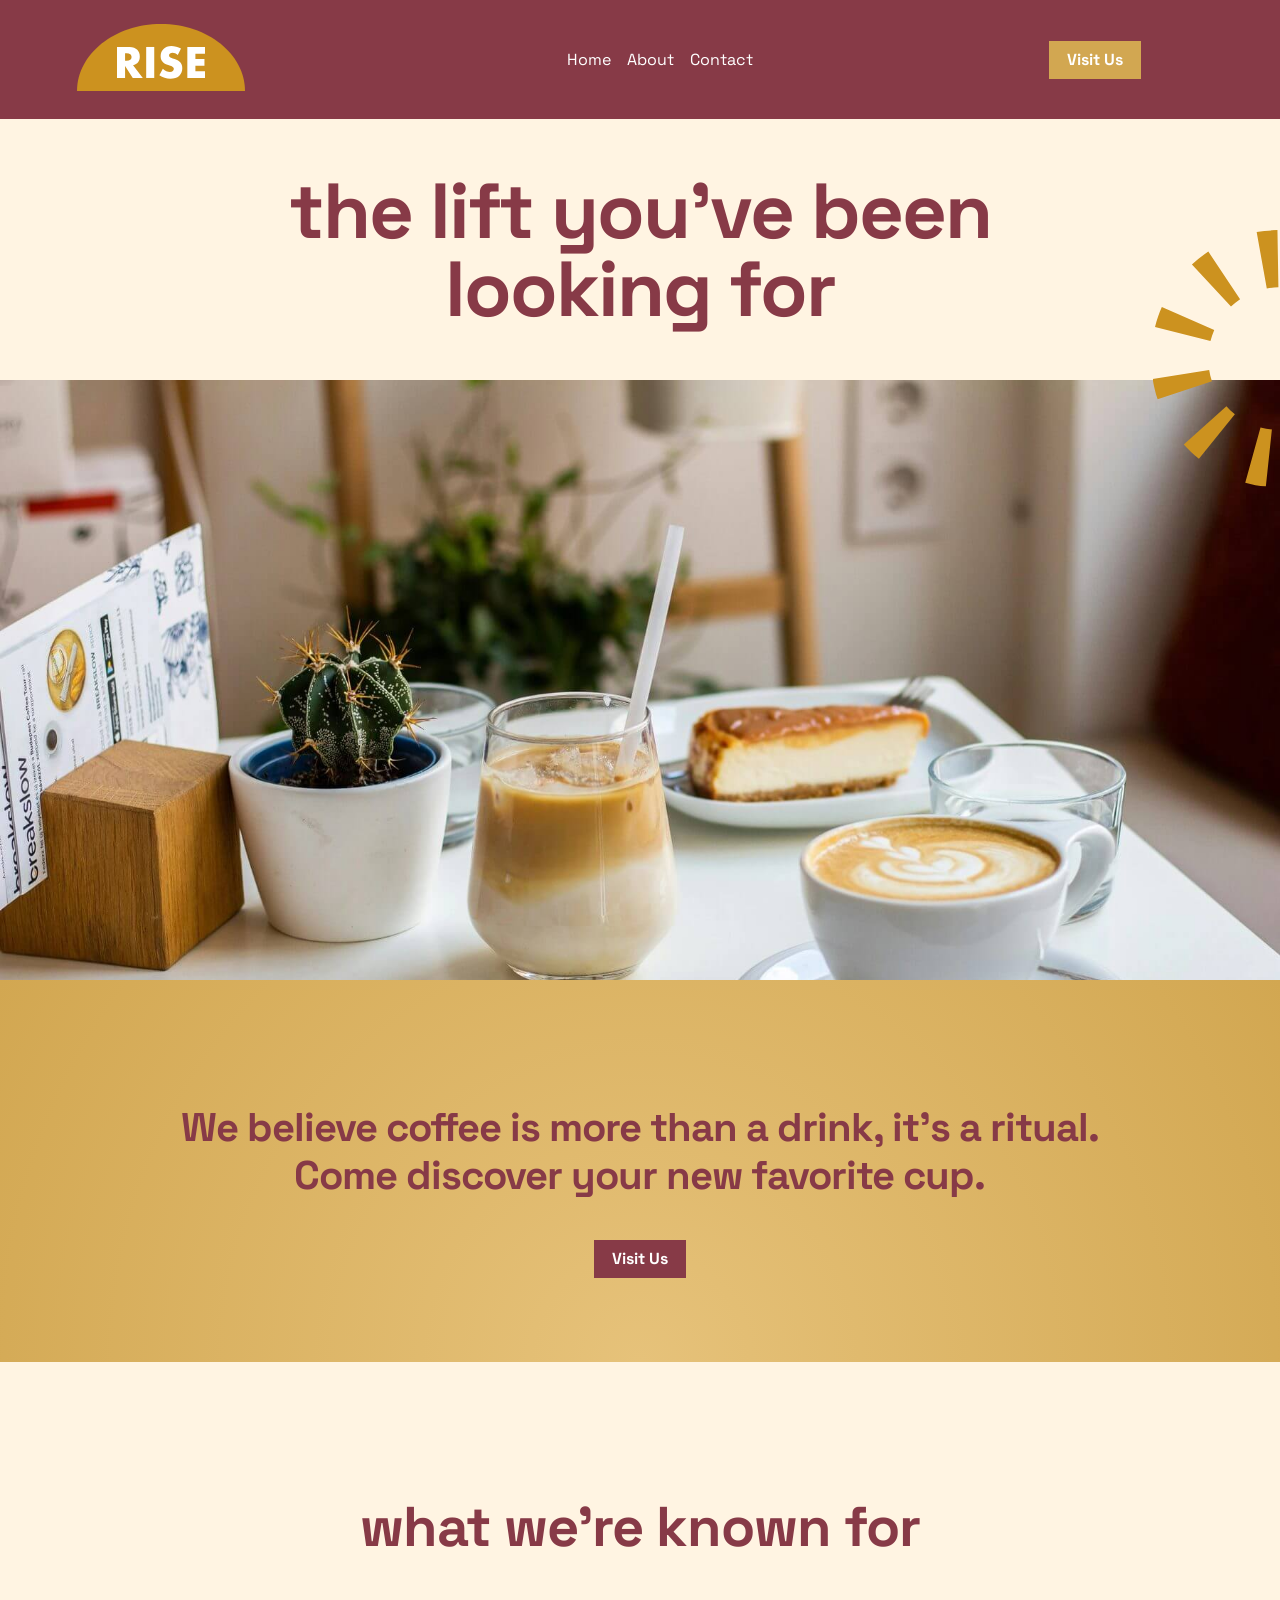
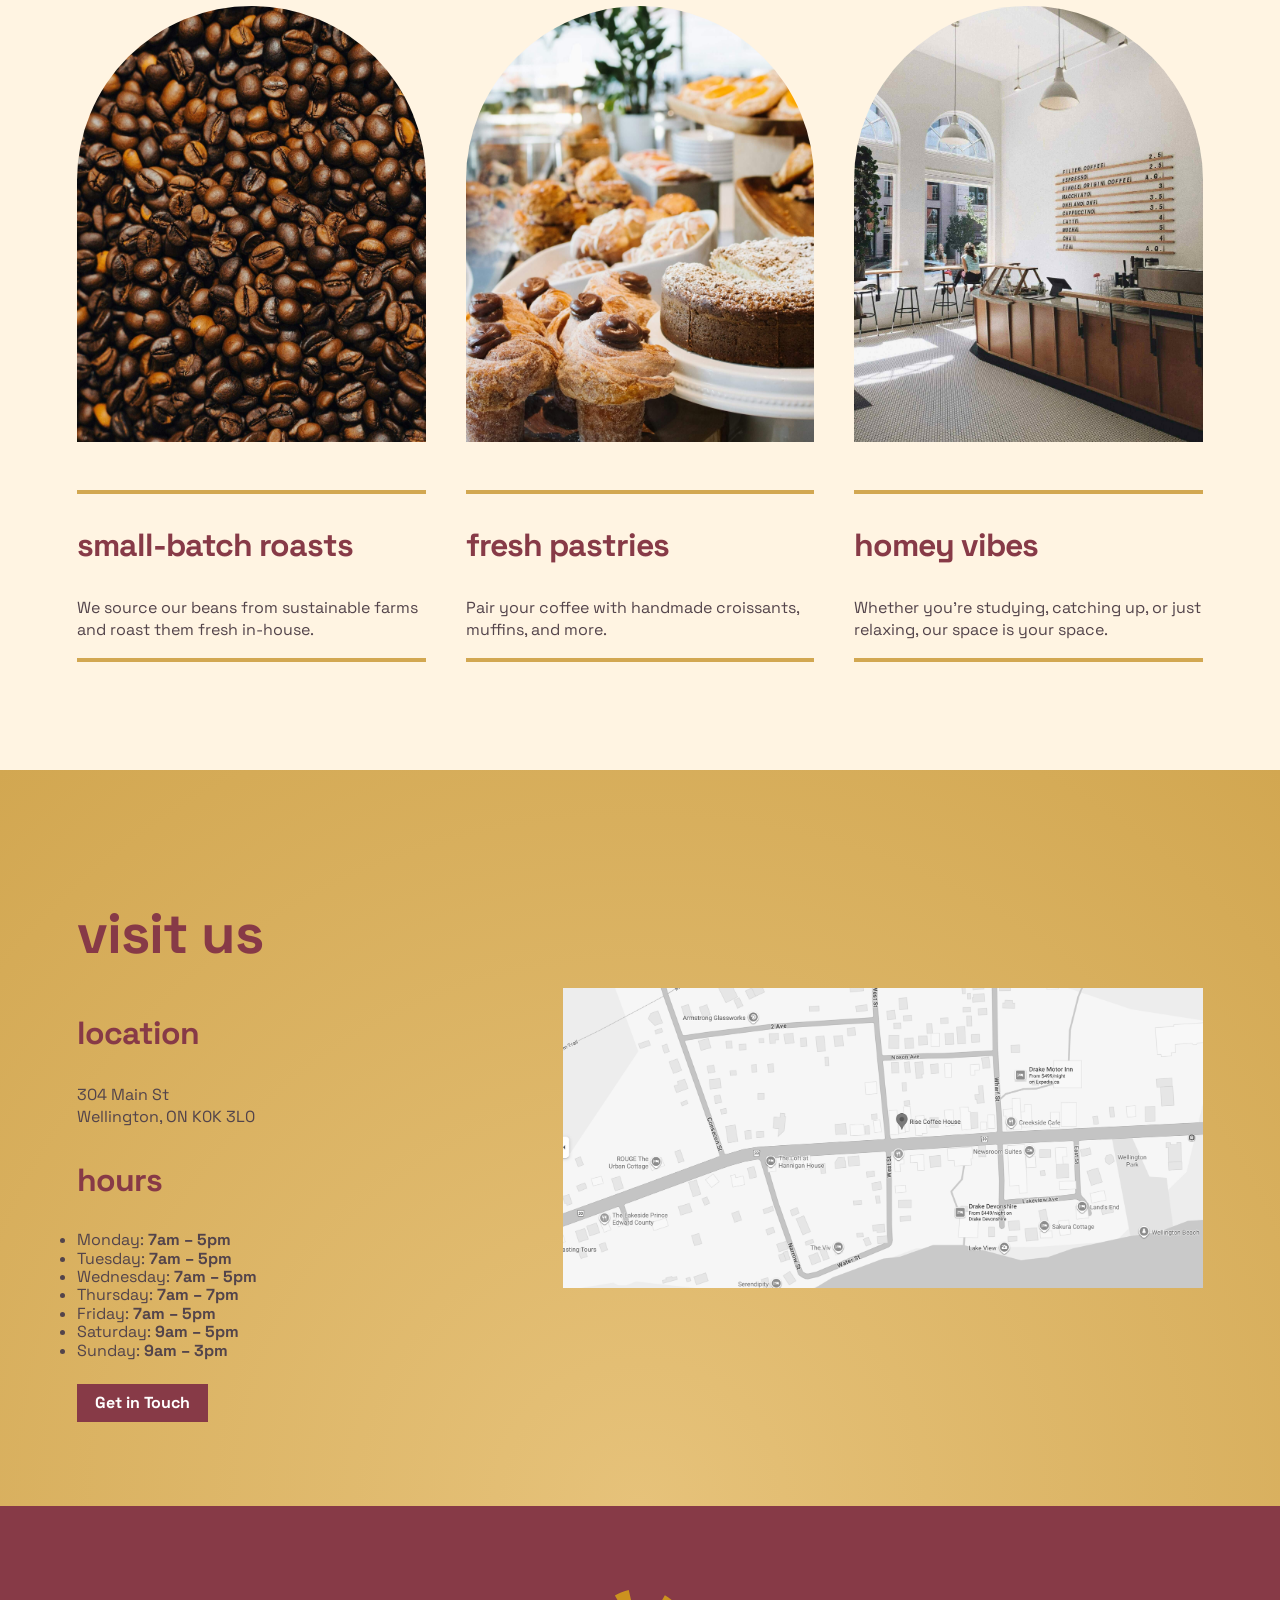
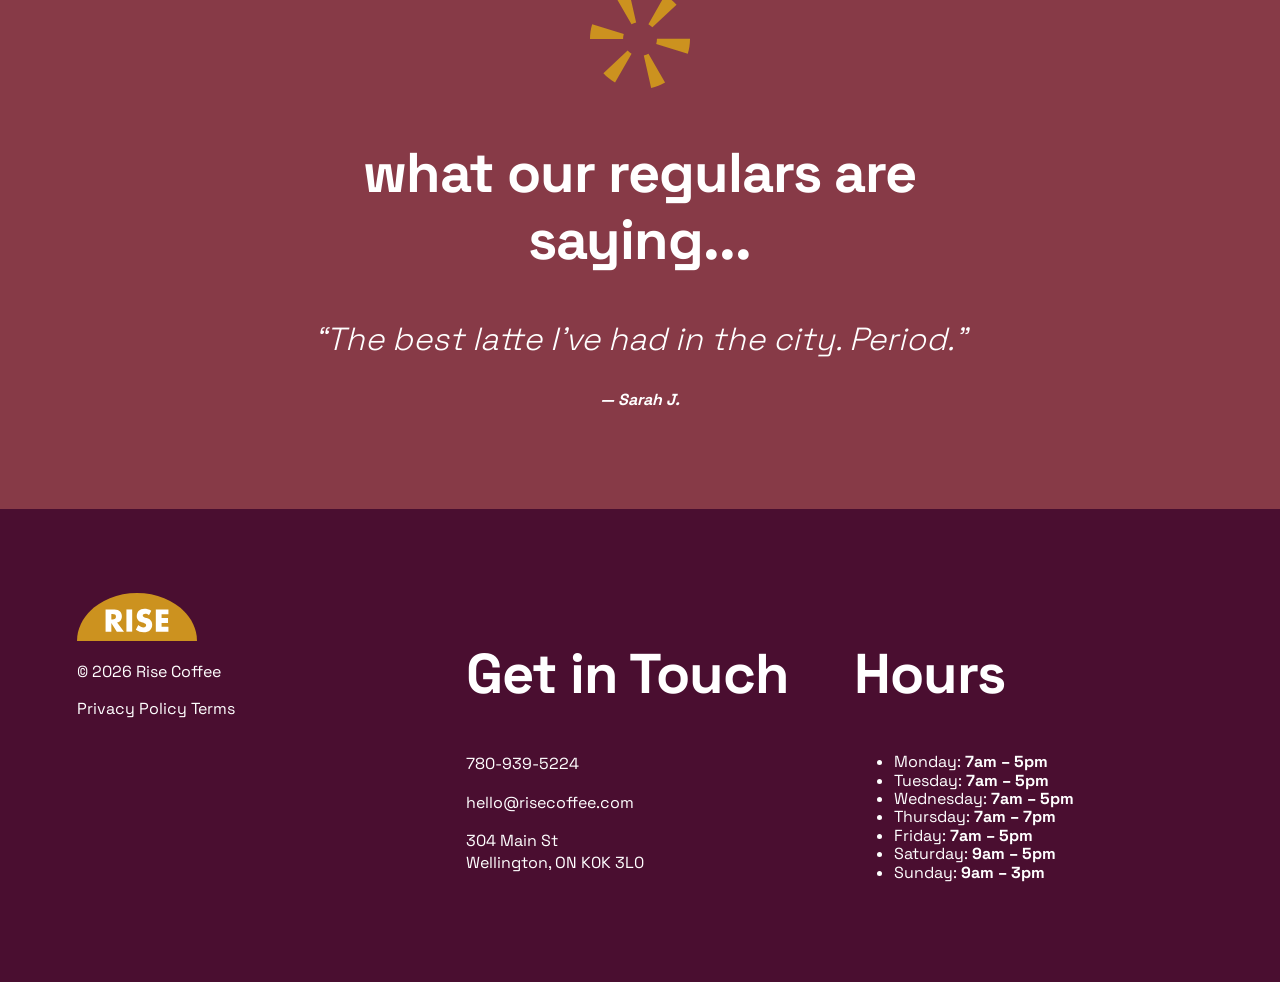
<file: index.html>
<!DOCTYPE html>
<html lang="en">

<head><!-- The head is a container for information ABOUT the page.
           Nothing in here appears on the page. The browser reads it, the visitor never sees it. -->

	<!-- Which character set to use. Leave this out and apostrophes turn into garbage. -->
	<meta charset="utf-8">
	<!-- Tells a phone to use its real width instead of pretending to be a desktop. -->
	<meta name="viewport" content="width=device-width, initial-scale=1">
	<!-- The browser tab text, and what Google shows in search results. Not a heading on the page. -->
	<title>Rise Coffee</title>
	<link rel="icon" href="images/favicon.png">
	<meta name="description"
		content="A neighbourhood coffee shop on Whyte Avenue. Single origin, roasted here, open from seven.">
	<meta property="og:title" content="Rise Coffee">
	<meta property="og:description" content="A neighbourhood coffee shop on Whyte Avenue.">
	<meta property="og:image" content="https://stedeo.github.io/DESN340-rise-coffee/images/rise-coffee-1.jpg">
	<meta property="og:url" content="https://stedeo.github.io/DESN340-rise-coffee/">

	<!-- STYLES: normalize first, then layout, then style.
	     General to specific. When two rules clash, the later one wins. -->
	<link rel="stylesheet" href="normalize.css"> <!-- Irons out browser default settings. -->
	<link rel="stylesheet" href="layout.css"> <!-- This controls our structure and layout. -->
	<link rel="stylesheet" href="style.css"> <!-- This is where we style the elements of the page. -->

	<!-- FONTS -->
	<link rel="preconnect" href="https://fonts.googleapis.com">
	<link rel="preconnect" href="https://fonts.gstatic.com" crossorigin>
	<link href="https://fonts.googleapis.com/css2?family=Space+Grotesk:wght@300..700&display=swap" rel="stylesheet">

</head>

<body><!-- The body holds everything the visitor actually SEES. -->

	<!-- HEADER: the strip along the top. It is the same on every page of the site,
	     which is why it lives outside <main>. -->
	<header>
		<!-- LOGO -->
		<div class="row row-justify-center row-align-center">
			<div class="col col-lg-2 col-md-2">
				<a href="index.html"><img src="images/rise-logo.svg" class="logo"></a>
			</div>

			<!-- NAVIGATION: a menu is a LIST of related links, so it is marked up as a ul with li inside.
		     CSS takes the bullets off later, but underneath it stays a list, because that is what it is. -->
			<div class="col col-lg-8 col-md-8 col-sm-12">
				<nav>
					<ul>
						<li><a class="nav-link" href="index.html">Home</a></li>
						<li><a class="nav-link" href="about.html">About</a></li>
						<li><a class="nav-link" href="contact.html">Contact</a></li>
					</ul>
				</nav>
			</div>

			<!-- The # in this href jumps to the element with id="visit" further down THIS page,
		     instead of opening a different page. -->
			<div class="col col-lg-2 col-md-2 col-sm-2">
				<a class="nav-visit visit-button" href="#visit">Visit Us</a>
				<div class="hamburger">
					<div class="hamburger-bar"></div>
					<div class="hamburger-bar"></div>
					<div class="hamburger-bar"></div>
				</div>
			</div>
		</div>

	</header>

	<!-- MAIN: everything between the header and the footer. This is the part that is
	     actually THIS page. One <main> per page. -->
	<main>

		<!-- SECTION: one horizontal band of the page. Look at the mockup: every time the background colour changes, a new section starts. This page has five.

		     From here on, every section has the same four levels:
		         section  →  container  →  row  →  col
		     The section is the band. The container holds the width. The row makes its
		     children sit side by side. The columns are the things sitting side by side. -->

		<!-- HERO SECTION: the first thing a visitor sees.
		     One wide column, centred. 8 out of 12, pushed to the middle by row-justify-center. -->
		<section class="">
			<div class="container-full">
				<div class="row row-justify-center">
					<!-- DIV: a plain box with no meaning. The class is what gives it a job. -->
					<div class="col col-lg-8 col-md-12 col-sm-12 text-center">
						<!-- h1 is the most important heading on the page. Only ever one per page. -->
						<h1>the lift you’ve been looking for</h1>
					</div>
				</div><!-- row ends -->

				<div class="row">
					<div class="col col-lg-12">
						<!-- img has no closing tag. An image is a thing, not a container, so there is nothing to wrap around and nothing to close.						     
						 img-full makes it fill its column. Every image needs alt text. -->
						<div class="hero-img">
							<img src="images/rise-icon-1.svg" class="hero-icon" alt="rise icon">
						</div>
					</div>
				</div><!-- row ends -->
			</div><!-- container ends -->
		</section>


		<!-- FAVOURITE CUP SECTION: gold band in the mockup.
		     Same shape as the hero. One wide centred column, this time 10 of 12. -->
		<section class="section-padding background-gold">
			<div class="container">
				<div class="row row-justify-center">
					<div class="col col-lg-10 col-md-12 col-sm-12 text-center">
						<p class="paragraph-large">We believe coffee is more than a drink, it’s a ritual. Come discover
							your new favorite cup.</p>
						<a href="#visit" class="maroon-button">Visit Us</a>
					</div>
				</div><!-- row ends -->

			</div><!-- container ends -->
		</section>


		<!-- KNOWN FOR SECTION: the three cards.
		     Look at columns 1, 2 and 3 below. They are the SAME block written three times with different words. Write one, get it right, then copy it.

		     Two rows here: a full-width heading, then three equal columns.
		     Three columns of 4 add up to 12. They always add up to 12. -->
		<section class="section-padding">
			<div class="container">

				<!-- ROW -->
				<div class="row">
					<div class="col col-lg-12">
						<h2 class="text-center">what we’re known for</h2>
					</div>
				</div><!-- row ends -->

				<!-- ROW -->
				<div class="row">

					<!-- COLUMN 1 -->
					<div class="col col-lg-4 col-md-6 col-sm-12">
						<div class="card">
							<div class="card-img-wrap">
								<img src="images/rise-coffee-4.jpg" class="card-img" alt="Roasted coffee beans">
							</div>
							<div class="card-border">
								<h3>small-batch roasts</h3>
								<p>We source our beans from sustainable farms and roast them fresh in-house.</p>
							</div>
						</div>
					</div>

					<!-- COLUMN 2 -->
					<div class="col col-lg-4 col-md-6 col-sm-12">
						<div class="card">
							<div class="card-img-wrap">
								<img src="images/rise-coffee-5.jpg" class="card-img" alt="A tray of fresh pastries">
							</div>
							<div class="card-border">
								<h3>fresh pastries</h3>
								<p>Pair your coffee with handmade croissants, muffins, and more.</p>
							</div>
						</div>
					</div>

					<!-- COLUMN 3 -->
					<div class="col col-lg-4 col-md-6 col-sm-12">
						<div class="card">
							<div class="card-img-wrap">
								<img src="images/rise-coffee-2.jpg" class="card-img" alt="The cafe seating area">
							</div>
							<div class="card-border">
								<h3>homey vibes</h3>
								<p>Whether you’re studying, catching up, or just relaxing, our space is your space.</p>
							</div>
						</div>
					</div>

				</div><!-- row ends -->

			</div><!-- container ends -->
		</section>


		<!-- VISIT US SECTION. The id="visit" is what the Visit Us buttons jump to.
		     An id can only be used once per page. A class can be used as often as you like.

		     Two UNEQUAL columns this time: 5 and 7. Still adds up to 12.
		     row-align-center lines them up vertically in the middle of each other. -->
		<section id="visit" class="section-padding background-gold">
			<div class="container">

				<!-- ROW -->
				<div class="row row-align-center">

					<!-- COLUMN 1: the details -->
					<div class="col col-lg-5 col-md-12 col-sm-12">
						<h2>visit us</h2>

						<h3>location</h3>
						<p>304 Main St<br>Wellington, ON K0K 3L0</p>

						<!-- Opening hours are a list of related items, so: another ul.
						     Same two tags as the navigation, doing a completely different job. -->
						<h3>hours</h3>
						<ul class="hours">
							<li>Monday: <strong>7am – 5pm</strong></li>
							<li>Tuesday: <strong>7am – 5pm</strong></li>
							<li>Wednesday: <strong>7am – 5pm</strong></li>
							<li>Thursday: <strong>7am – 7pm</strong></li>
							<li>Friday: <strong>7am – 5pm</strong></li>
							<li>Saturday: <strong>9am – 5pm</strong></li>
							<li>Sunday: <strong>9am – 3pm</strong></li>
						</ul>
						<div class="button-margin">
							<a href="#visit" class="maroon-button">Get in Touch</a>
						</div>
					</div>

					<!-- COLUMN 2: the map -->
					<div class="col col-lg-7 col-md-12 col-sm-12">
						<img src="images/map.png" class="img-full" alt="Map showing the location of Rise Coffee">
					</div>

				</div><!-- row ends -->

			</div><!-- container ends -->
		</section>


		<!-- TESTIMONIALS SECTION: maroon band in the mockup.
		     text-white goes on EACH element that needs it, not on the section.
		     A colour inherited from a parent loses to a rule that targets the element directly, and h2 already has a colour of its own. -->
		<section class="section-padding background-maroon-light">
			<div class="container">

				<!-- ROW -->
				<div class="row row-justify-center">
					<div class="col col-lg-8 col-md-12 col-sm-12 text-center">
						<!-- Decorative image, so alt is empty. A screen reader skips it. -->
						<img src="images/rise-icon-2.svg" class="rise2-icon" alt="rise icon">
						<h2 class="text-white">what our regulars are saying...</h2>
						<p class="text-white quote-text">“The best latte I’ve had in the city. Period.”</p>
						<p class="text-white quote-author">— Sarah J.</p>
					</div>
				</div><!-- row ends -->

			</div><!-- container ends -->
		</section>

	</main>


	<!-- FOOTER: three equal columns. Same shape as the known for section,
	     4 + 4 + 4 = 12. The footer sits outside <main> because it repeats
	     on every page, exactly like the header. -->
	<footer class="section-padding background-maroon">
		<div class="container">

			<!-- ROW -->
			<div class="row">

				<!-- COLUMN 1 -->
				<div class="col col-lg-4 col-md-6 col-sm-12">
					<a href="index.html"><img src="images/rise-logo.svg" class="footer-icon" alt="rise logo"></a>
					<p class="text-white">© 2026 Rise Coffee</p>
					<a href="#" class="nav-link">Privacy Policy</a>
					<a href="#" class="nav-link">Terms</a>
				</div>

				<!-- COLUMN 2 -->
				<div class="col col-lg-4 col-md-6 col-sm-12">
					<h2 class="text-white">Get in Touch</h2>
					<p class="text-white">780-939-5224</p>
					<p class="text-white">hello@risecoffee.com</p>
					<p class="text-white">304 Main St<br>Wellington, ON K0K 3L0</p>
				</div>

				<!-- COLUMN 3 -->
				<div class="col col-lg-4 col-md-6 col-sm-12">
					<h2 class="text-white">Hours</h2>
					<ul>
						<li class="text-white">Monday: <strong>7am – 5pm</strong></li>
						<li class="text-white">Tuesday: <strong>7am – 5pm</strong></li>
						<li class="text-white">Wednesday: <strong>7am – 5pm</strong></li>
						<li class="text-white">Thursday: <strong>7am – 7pm</strong></li>
						<li class="text-white">Friday: <strong>7am – 5pm</strong></li>
						<li class="text-white">Saturday: <strong>9am – 5pm</strong></li>
						<li class="text-white">Sunday: <strong>9am – 3pm</strong></li>
					</ul>
				</div>

			</div><!-- row ends -->

		</div><!-- container ends -->
	</footer>

</body>

</html>
</file>
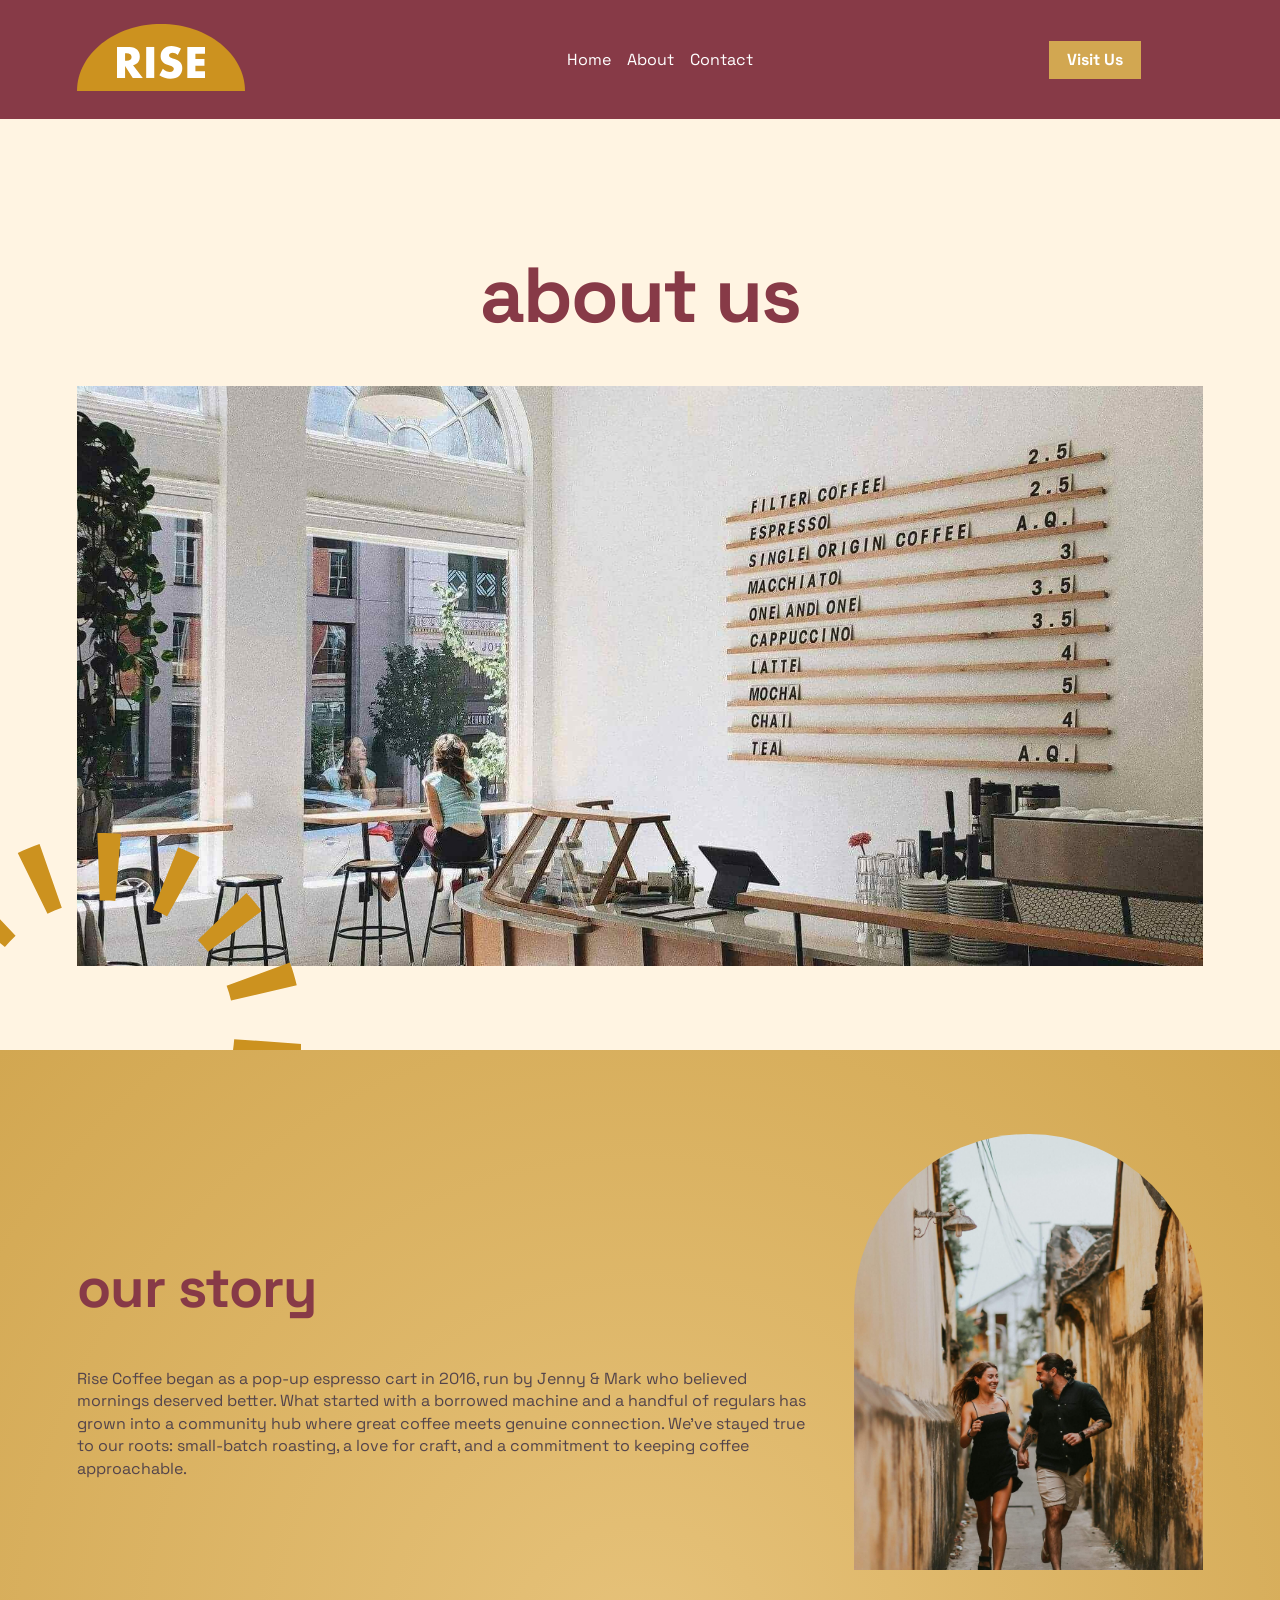
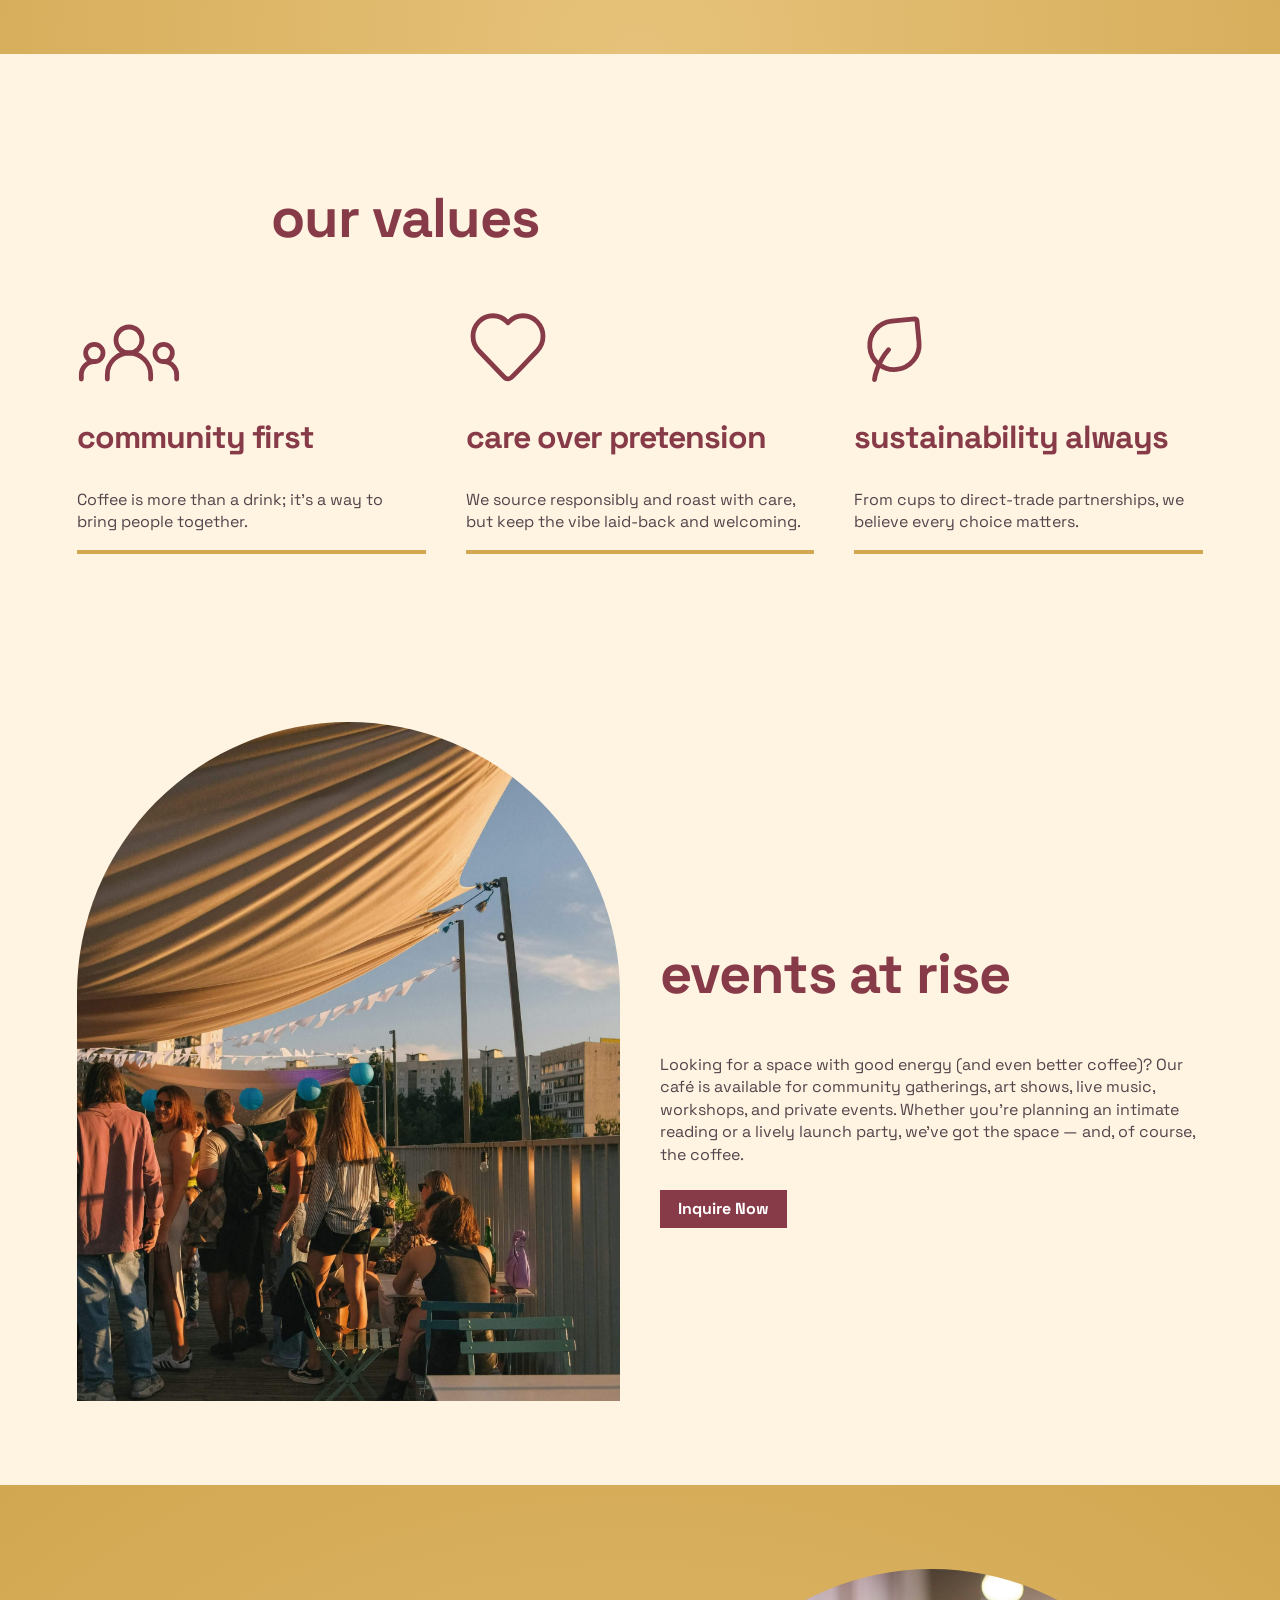
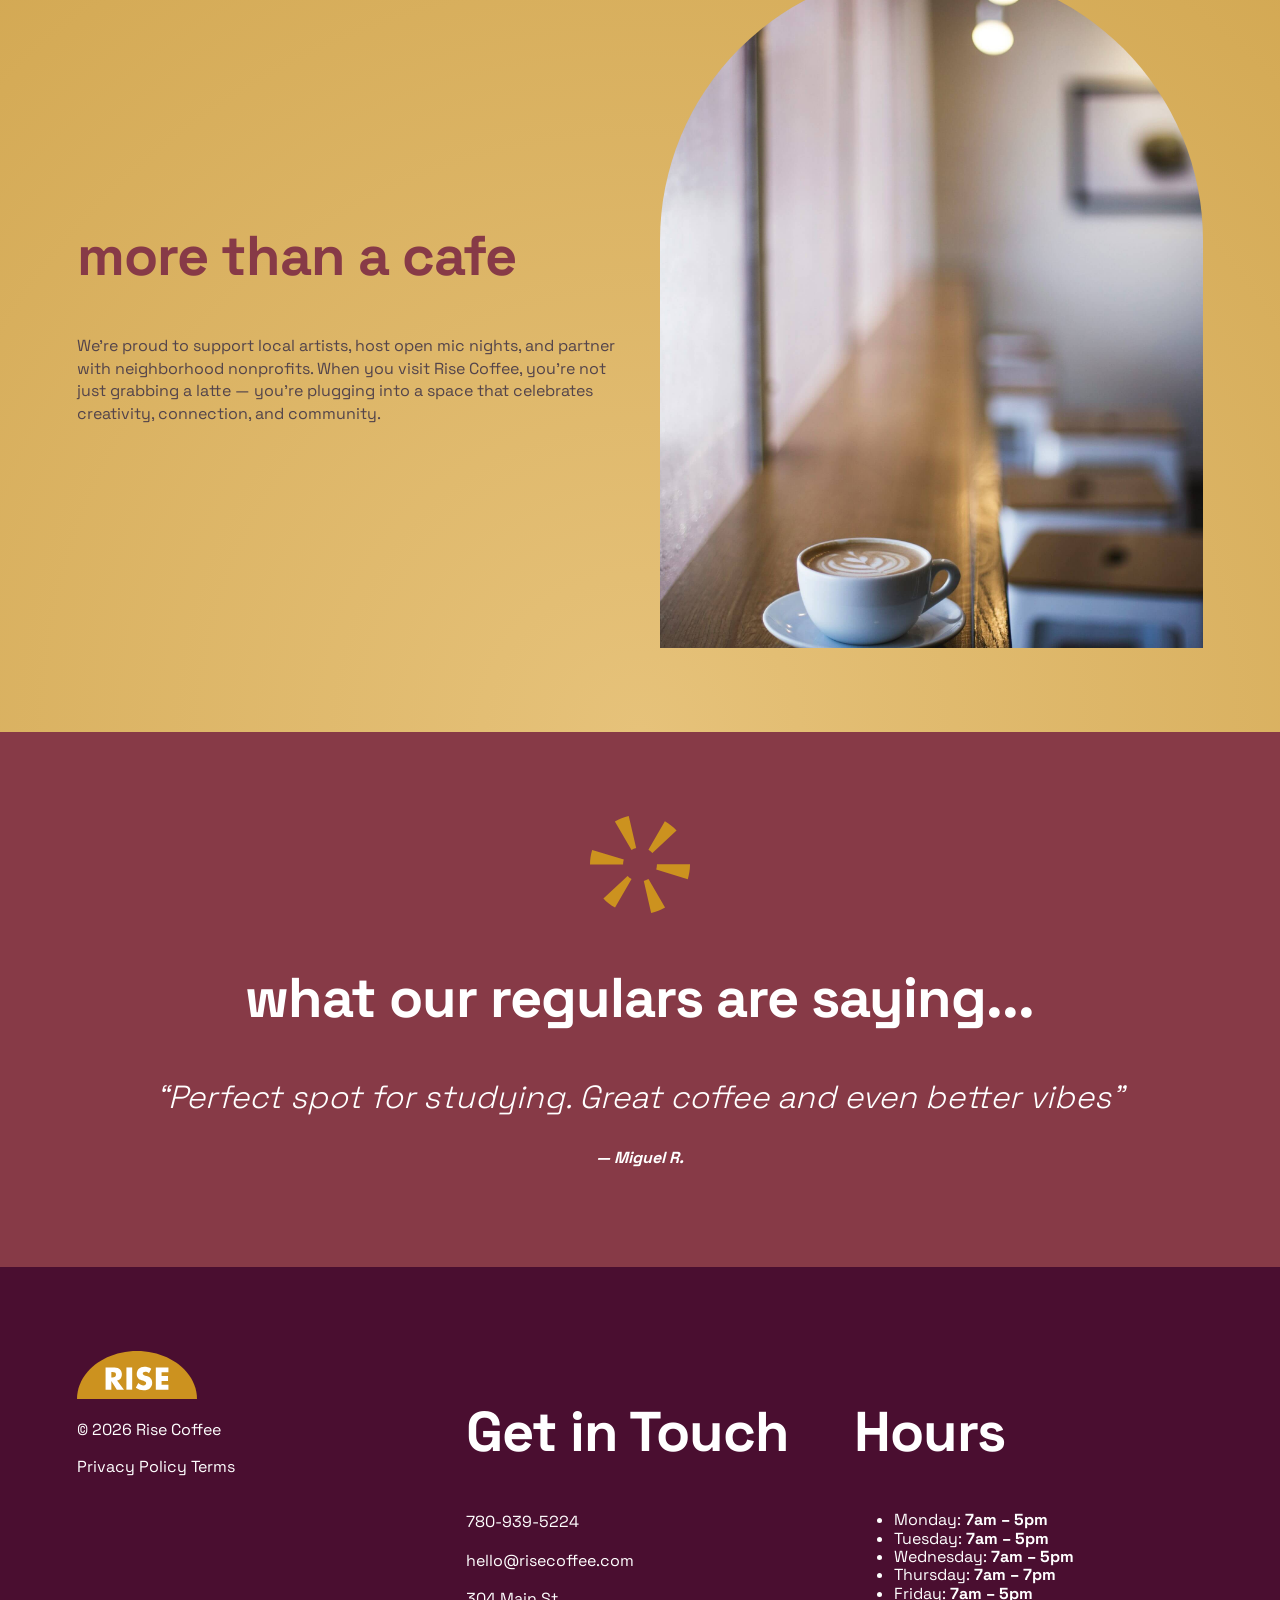
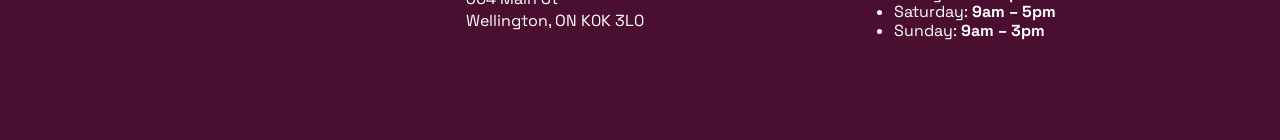
<file: about.html>
<!DOCTYPE html>
<html lang="en">

<head><!-- The head is a container for information ABOUT the page.
           Nothing in here appears on the page. The browser reads it, the visitor never sees it. -->

    <!-- Which character set to use. Leave this out and apostrophes turn into garbage. -->
    <meta charset="utf-8">
    <!-- Tells a phone to use its real width instead of pretending to be a desktop. -->
    <meta name="viewport" content="width=device-width, initial-scale=1">
    <!-- The browser tab text, and what Google shows in search results. Not a heading on the page. -->
    <title>About | Rise Coffee</title>
    <link rel="icon" href="images/favicon.png">
    <meta name="description"
        content="A neighbourhood coffee shop on Whyte Avenue. Single origin, roasted here, open from seven.">
    <meta property="og:title" content="Rise Coffee">
	<meta property="og:description" content="A neighbourhood coffee shop on Whyte Avenue.">
	<meta property="og:image" content="https://stedeo.github.io/DESN340-rise-coffee/images/rise-coffee-1.jpg">
	<meta property="og:url" content="https://stedeo.github.io/DESN340-rise-coffee/">

    <!-- STYLES: normalize first, then layout, then style.
	     General to specific. When two rules clash, the later one wins. -->
    <link rel="stylesheet" href="normalize.css">
    <link rel="stylesheet" href="layout.css">
    <link rel="stylesheet" href="style.css">

    <!-- FONTS -->
    <link rel="preconnect" href="https://fonts.googleapis.com">
    <link rel="preconnect" href="https://fonts.gstatic.com" crossorigin>
    <link href="https://fonts.googleapis.com/css2?family=Space+Grotesk:wght@300..700&display=swap" rel="stylesheet">

</head>

<body><!-- The body holds everything the visitor actually SEES. -->

    <!-- HEADER: the strip along the top. It is the same on every page of the site,
	     which is why it lives outside <main>. -->
    <header>
        <!-- LOGO -->
        <div class="row row-justify-center row-align-center">
            <div class="col col-lg-2">
                <a href="index.html"><img src="images/rise-logo.svg" class="logo" alt="rise coffee logo"></a>
            </div>

            <!-- NAVIGATION: a menu is a LIST of related links, so it is marked up as a ul with li inside.
		     CSS takes the bullets off later, but underneath it stays a list, because that is what it is. -->
            <div class="col col-lg-8 col-md-12 col-sm-12">
                <nav>
                    <ul>
                        <li><a class="nav-link" href="index.html">Home</a></li>
                        <li><a class="nav-link" href="about.html">About</a></li>
                        <li><a class="nav-link" href="contact.html">Contact</a></li>
                    </ul>
                </nav>
            </div>

            <!-- The # in this href jumps to the element with id="visit" further down THIS page,
		     instead of opening a different page. -->
            <div class="col col-lg-2 col-md-2 col-sm-2">
                <a class="nav-visit visit-button" href="#visit">Visit Us</a>
                <div class="hamburger">
                    <div class="hamburger-bar"></div>
                    <div class="hamburger-bar"></div>
                    <div class="hamburger-bar"></div>
                </div>
            </div>
        </div>
    </header>

    <main>
        <!--ABOUT-->
        <section class="section-padding overflow-hidden">
            <div class="container">
                <div class="row row-justify-center">
                    <div class="col col-lg-12 text-center">
                        <h1>about us</h1>
                    </div>
                </div>
                <div class="row">
                    <div class="col col-lg-12">
                        <div class="hero-img2">
                            <img src="images/rise-icon-3.svg" class="hero-icon2" alt="rise logo">
                        </div>

                    </div>
                </div>
            </div>
        </section>
        <!-- OUR STORY-->
        <section class="section-padding background-gold">
            <div class="container">
                <div class="row row-justify-center row-align-center">
                    <div class="col col-lg-8">
                        <h2>our story</h2>

                        <p>Rise Coffee began as a pop-up espresso cart in 2016, run by Jenny & Mark who believed
                            mornings
                            deserved better. What started with a borrowed machine and a handful of regulars has grown
                            into a
                            community hub where great coffee meets genuine connection. We’ve stayed true to our roots:
                            small-batch roasting, a love for craft, and a commitment to keeping coffee approachable.</p>
                    </div>
                    <div class="col col-lg-4 col-md-12 col-sm-12">
                        <div class="card-img-wrap2">
                            <img src="images/rise-coffee-7.jpg" class="card-img"
                                alt="a couple holding hands running down an alley">
                        </div>
                    </div>
                </div>
        </section>
        <!--OUR VALUES-->
        <section class="section-padding">
            <div class="container">
                <div class="row row-justify-center row-align-center">
                    <div class="col col-lg-8 col-md-12 col-sm-12">
                        <h2>our values</h2>
                    </div>
                </div>
                <div class="row row-justify-center">
                    <div class="col col-lg-4 col-md-12 col-sm-12">
                        <img src="images/community.svg" alt="community icon, 3 figures">
                        <h3>community first</h3>
                        <p>Coffee is more than a drink; it’s a way to bring people together.</p>
                        <div class="horizontal-line"></div><!-- This line will adust when the layout is properly done-->
                    </div>
                    <div class="col col-lg-4 col-md-12 col-sm-12">
                        <img src="images/care.svg" alt="care icon, a heart">
                        <h3>care over pretension</h3>
                        <p>We source responsibly and roast with care, but keep the vibe laid-back and welcoming.</p>
                        <div class="horizontal-line"></div>
                    </div>
                    <div class="col col-lg-4 col-md-12 col-sm-12">
                        <img src="images/sustainability.svg" alt="sustainability icon, a leaf">
                        <h3>sustainability always</h3>
                        <p>From cups to direct-trade partnerships, we believe every choice matters.</p>
                        <div class="horizontal-line"></div>
                    </div>
                </div>
            </div>
        </section>
        <!--EVENTS-->
        <section class="section-padding">
            <div class="container">
                <div class="row row-justify-center row-align-center">
                    <div class="col col-lg-6 text-center">
                        <div class="card-img-wrap2">
                            <img src="images/rise-coffee-8.jpg" class="card-img"
                                alt="people standing in line under a sun shade">
                        </div>
                    </div>
                    <div class="col col-lg-6 col-md-12 col-sm-12">
                        <h2>events at rise</h2>
                        <p>Looking for a space with good energy (and even better coffee)? Our café is available for
                            community
                            gatherings, art shows, live music, workshops, and private events. Whether you’re planning an
                            intimate reading or a lively launch party, we’ve got the space — and, of course, the coffee.
                        </p>
                        <div class="button-margin">
                            <a class="maroon-button" href>Inquire Now</a>
                        </div>
                    </div>
                </div>
            </div>
        </section>
        <!--MORE THAN A CAFE-->
        <section class="section-padding background-gold">
            <div class="container ">
                <div class="row row-justify-center row-align-center">
                    <div class="col col-lg-8 col-md-12 col-sm-12">
                        <h2>more than a cafe</h2>
                        <p>We’re proud to support local artists, host open mic nights, and partner with neighborhood
                            nonprofits.
                            When you visit Rise Coffee, you’re not just grabbing a latte — you’re plugging into a space
                            that
                            celebrates creativity, connection, and community.</p>
                    </div>
                    <div class="col col-lg-6 col-md-12 col-sm-12">
                        <div class="card-img-wrap2">
                            <img src="images/rise-coffee-3.jpg" class="card-img" alt="a latte displayed on a bar">
                        </div>
                    </div>
                </div>
            </div>
        </section>
        <!--QUOTES-->
        <section class="section-padding background-maroon-light">
            <div class="container">
                <div class="row-justify-center text-center">
                    <div class="col col-lg-12">
                        <img src="images/rise-icon-2.svg" class="rise2-icon" alt="">
                        <h2 class="text-white">what our regulars are saying...</h2>
                        <p class="quote-text text-white">“Perfect spot for studying. Great coffee and even better
                            vibes”
                        </p>
                        <p class="quote-author text-white">— Miguel R.</p>
                    </div>
                </div>
            </div>
        </section>
    </main>

    <!-- FOOTER: three equal columns. Same shape as the known for section,
	     4 + 4 + 4 = 12. The footer sits outside <main> because it repeats
	     on every page, exactly like the header. -->
    <footer class="section-padding background-maroon">
        <div class="container">

            <!-- ROW -->
            <div class="row">

                <!-- COLUMN 1 -->
                <div class="col col-lg-4 col-md-12 col-sm-12">
                    <a href="index.html"><img src="images/rise-logo.svg" class="footer-icon" alt="rise logo"></a>
                    <p class="text-white">© 2026 Rise Coffee</p>
                    <a href="#" class="nav-link">Privacy Policy</a>
                    <a href="#" class="nav-link">Terms</a>
                </div>

                <!-- COLUMN 2 -->
                <div class="col col-lg-4 col-md-12 col-sm-12">
                    <h2 class="text-white">Get in Touch</h2>
                    <p class="text-white">780-939-5224</p>
                    <p class="text-white">hello@risecoffee.com</p>
                    <p class="text-white">304 Main St<br>Wellington, ON K0K 3L0</p>
                </div>

                <!-- COLUMN 3 -->
                <div class="col col-lg-4 col-md-12 col-sm-12">
                    <h2 class="text-white">Hours</h2>
                    <ul>
                        <li class="text-white">Monday: <strong>7am – 5pm</strong></li>
                        <li class="text-white">Tuesday: <strong>7am – 5pm</strong></li>
                        <li class="text-white">Wednesday: <strong>7am – 5pm</strong></li>
                        <li class="text-white">Thursday: <strong>7am – 7pm</strong></li>
                        <li class="text-white">Friday: <strong>7am – 5pm</strong></li>
                        <li class="text-white">Saturday: <strong>9am – 5pm</strong></li>
                        <li class="text-white">Sunday: <strong>9am – 3pm</strong></li>
                    </ul>
                </div>

            </div><!-- row ends -->

        </div><!-- container ends -->
    </footer>

</body>

</html>
</file>
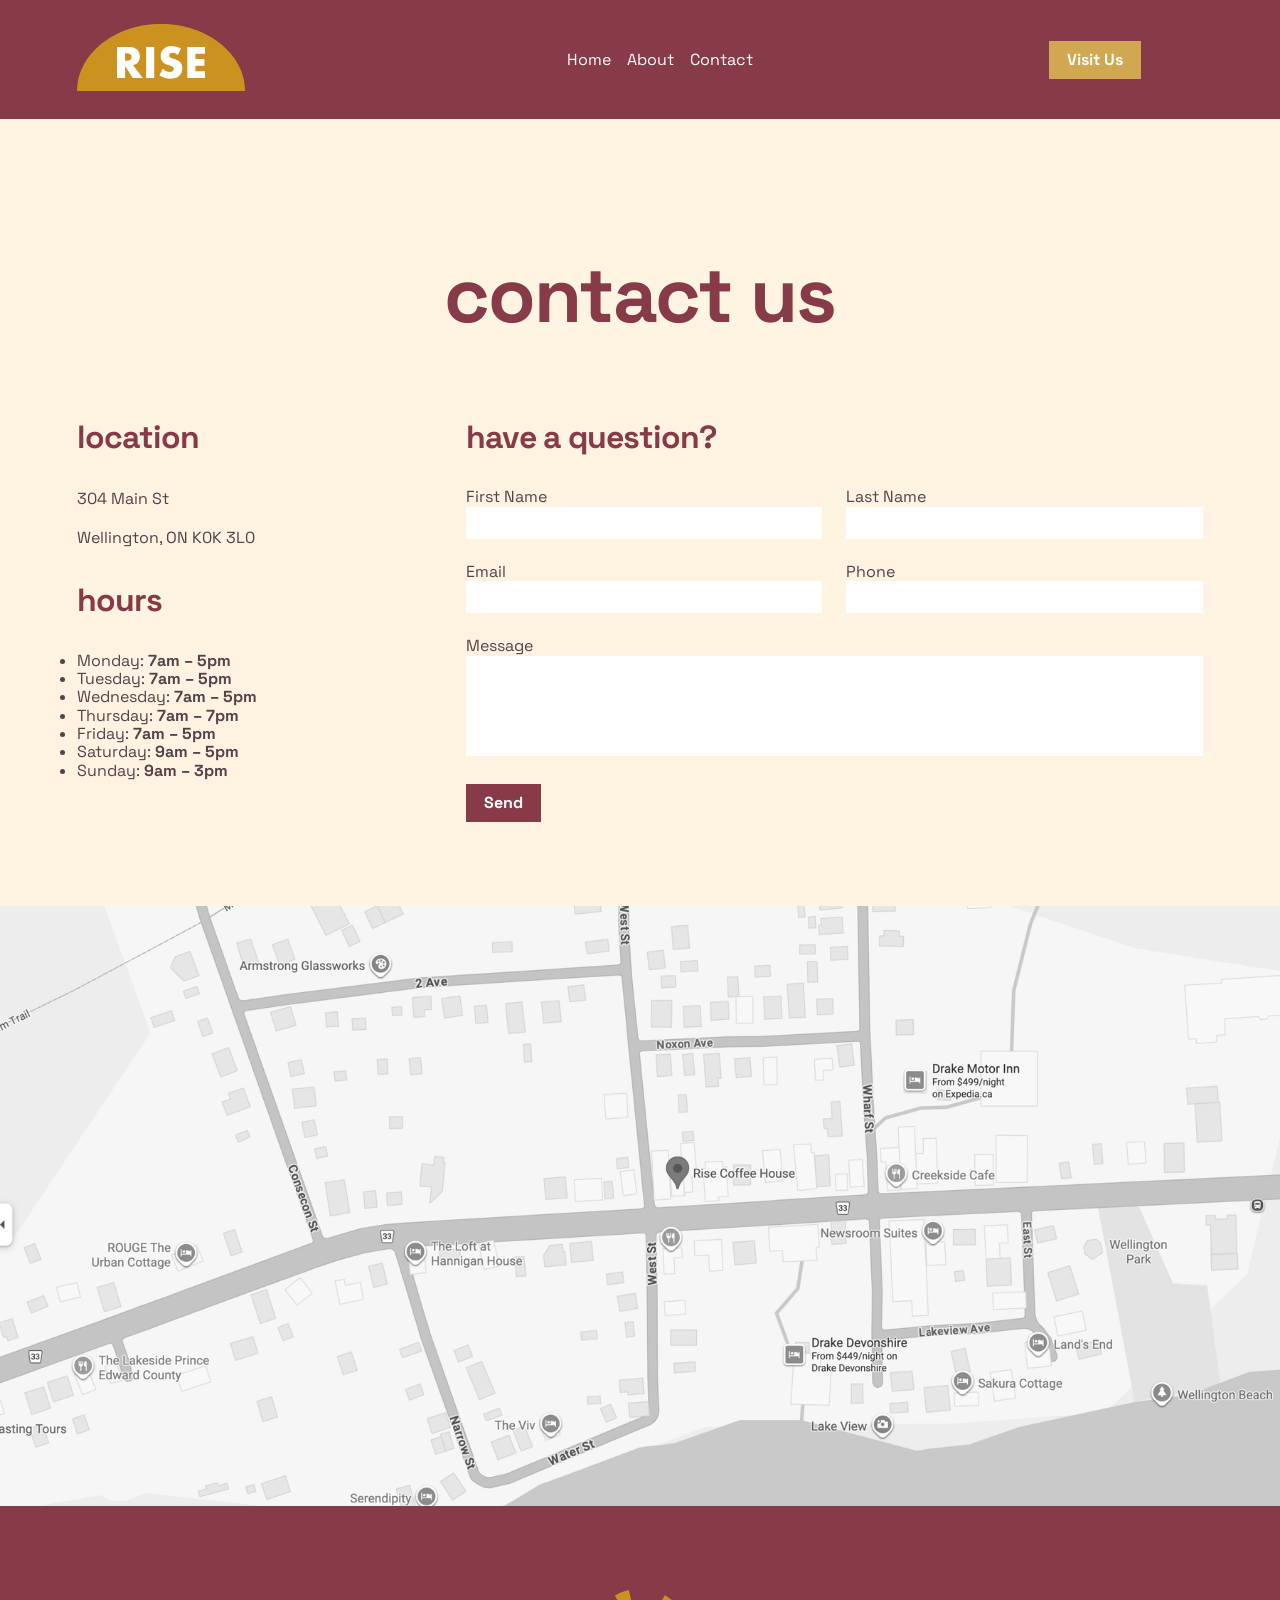
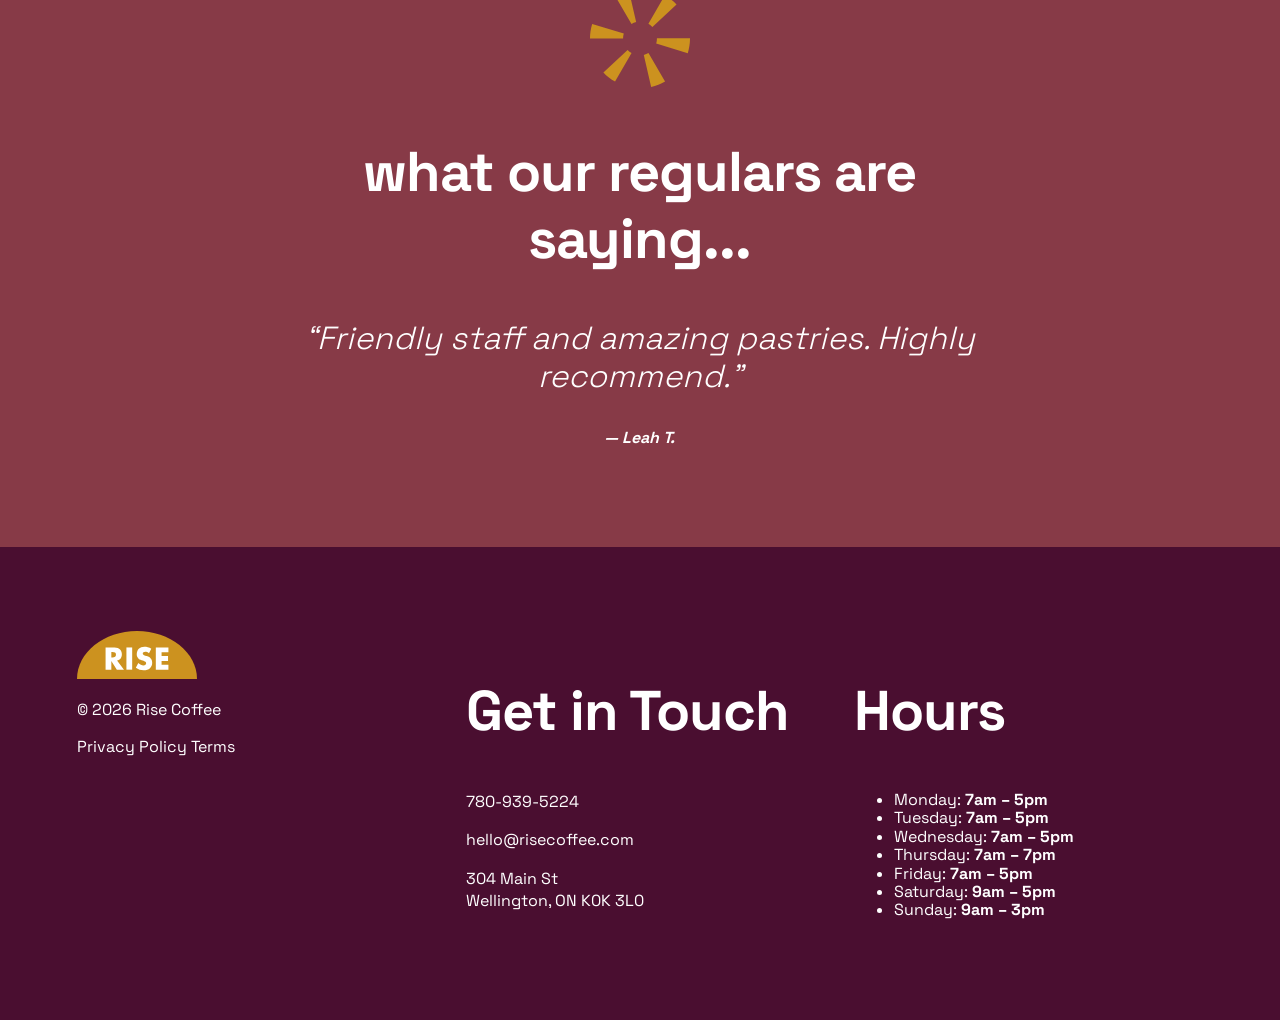
<file: contact.html>
<!DOCTYPE html>
<html lang="en">

<head><!-- The head is a container for information ABOUT the page.
           Nothing in here appears on the page. The browser reads it, the visitor never sees it. -->

	<!-- Which character set to use. Leave this out and apostrophes turn into garbage. -->
	<meta charset="utf-8">
	<!-- Tells a phone to use its real width instead of pretending to be a desktop. -->
	<meta name="viewport" content="width=device-width, initial-scale=1">
	<!-- The browser tab text, and what Google shows in search results. Not a heading on the page. -->
	<title>Contact | Rise Coffee</title>
	<link rel="icon" href="images/favicon.png">
	<meta name="description"
		content="A neighbourhood coffee shop on Whyte Avenue. Single origin, roasted here, open from seven.">
	<meta property="og:title" content="Rise Coffee">
	<meta property="og:description" content="A neighbourhood coffee shop on Whyte Avenue.">
	<meta property="og:image" content="https://stedeo.github.io/DESN340-rise-coffee/images/rise-coffee-1.jpg">
	<meta property="og:url" content="https://stedeo.github.io/DESN340-rise-coffee/">

	<!-- STYLES: normalize first, then layout, then style.
	     General to specific. When two rules clash, the later one wins. -->
	<link rel="stylesheet" href="normalize.css"> <!-- Irons out browser default settings. -->
	<link rel="stylesheet" href="layout.css"> <!-- This controls our structure and layout. -->
	<link rel="stylesheet" href="style.css"> <!-- This is where we style the elements of the page. -->

	<!-- FONTS -->
	<link rel="preconnect" href="https://fonts.googleapis.com">
	<link rel="preconnect" href="https://fonts.gstatic.com" crossorigin>
	<link href="https://fonts.googleapis.com/css2?family=Space+Grotesk:wght@300..700&display=swap" rel="stylesheet">

</head>

<body><!-- The body holds everything the visitor actually SEES. -->

	<!-- HEADER: the strip along the top. It is the same on every page of the site,
	     which is why it lives outside <main>. -->
	<header>
		<!-- LOGO -->
		<div class="row row-justify-center row-align-center">
			<div class="col col-lg-2">
				<a href="index.html"><img src="images/rise-logo.svg" class="logo"></a>
			</div>

			<!-- NAVIGATION: a menu is a LIST of related links, so it is marked up as a ul with li inside.
		     CSS takes the bullets off later, but underneath it stays a list, because that is what it is. -->
			<div class="col col-lg-8 col-md-12 col-sm-12">
				<nav>
					<ul>
						<li><a class="nav-link" href="index.html">Home</a></li>
						<li><a class="nav-link" href="about.html">About</a></li>
						<li><a class="nav-link" href="contact.html">Contact</a></li>
					</ul>
				</nav>
			</div>

			<!-- The # in this href jumps to the element with id="visit" further down THIS page,
		     instead of opening a different page. -->
			<div class="col col-lg-2 col-md-2 col-sm-2">
				<a class="nav-visit visit-button" href="#visit">Visit Us</a>
				<div class="hamburger">
					<div class="hamburger-bar"></div>
					<div class="hamburger-bar"></div>
					<div class="hamburger-bar"></div>
				</div>
			</div>
		</div>
	</header>

	<!-- MAIN: everything between the header and the footer. This is the part that is
	     actually THIS page. One <main> per page. -->
	<main>
		<section class="section-padding">
			<div class="container">
				<div class="col col-lg-12 text-center">
					<h1>contact us</h1>
				</div>
				<div class="row row-justify-center">
					<div class=" col col-lg-4 col-md-12 col-sm-12">
						<h3>location</h3>
						<p>304 Main St</p>
						<p>Wellington, ON K0K 3L0</p>
						<h3>hours</h3>
						<ul class="hours">
							<li>Monday: <strong>7am – 5pm</strong></li>
							<li>Tuesday: <strong>7am – 5pm</strong></li>
							<li>Wednesday: <strong>7am – 5pm</strong></li>
							<li>Thursday: <strong>7am – 7pm</strong></li>
							<li>Friday: <strong>7am – 5pm</strong></li>
							<li>Saturday: <strong>9am – 5pm</strong></li>
							<li>Sunday: <strong>9am – 3pm</strong></li>
						</ul>
					</div>
					<div class="col col-lg-8 col-md-12 col-sm-12">
						<h3 class="text-left">have a question?</h3>
						<form class="contact-form">
							<div class="field">
								<label for="FirstName">First Name</label>
								<input type="text" id="FirstName" class="input-text">
							</div>
							<div class="field">
								<label for="LastName">Last Name</label>
								<input type="text" id="LastName" class="input-text">
							</div>
							<div class="field">
								<label for="Email">Email</label>
								<input type="text" id="Email" class="input-text">
							</div>
							<div class="field">
								<label for="Phone">Phone</label>
								<input type="text" id="Phone" class="input-text">
							</div>
							<div class="field field-wide">
								<label for="Message">Message</label>
								<textarea id="Message" class="input-message"></textarea>
							</div>
							<input type="submit" value="Send" class="maroon-button form-submit">
						</form>
					</div>
				</div>
			</div>
		</section>
		<!-- MAP -->
		<section>
			<div class="container-full">
				<img src="images/map.png" class="img-full" alt="Map showing the location of Rise Coffee">
			</div>
		</section>

		<!-- TESTIMONIALS SECTION: maroon band in the mockup.
		     text-white goes on EACH element that needs it, not on the section.
		     A colour inherited from a parent loses to a rule that targets the element directly, and h2 already has a colour of its own. -->
		<section class="section-padding background-maroon-light">
			<div class="container">

				<!-- ROW -->
				<div class="row row-justify-center">
					<div class="col col-lg-8 text-center">
						<!-- Decorative image, so alt is empty. A screen reader skips it. -->
						<img src="images/rise-icon-2.svg" class="rise2-icon" alt="rise logo">
						<h2 class="text-white">what our regulars are saying...</h2>
						<p class="text-white quote-text">“Friendly staff and amazing pastries. Highly recommend.”</p>
						<p class="text-white quote-author">— Leah T.</p>
					</div>
				</div><!-- row ends -->

			</div><!-- container ends -->
		</section>

	</main>


	<!-- FOOTER: three equal columns. Same shape as the known for section,
	     4 + 4 + 4 = 12. The footer sits outside <main> because it repeats
	     on every page, exactly like the header. -->
	<footer class="section-padding background-maroon">
		<div class="container">

			<!-- ROW -->
			<div class="row">

				<!-- COLUMN 1 -->
				<div class="col col-lg-4 col-md-12 col-sm-12">
					<a href="index.html"><img src="images/rise-logo.svg" class="footer-icon" alt="rise logo"></a>
					<p class="text-white">© 2026 Rise Coffee</p>
					<a href="#" class="nav-link">Privacy Policy</a>
					<a href="#" class="nav-link">Terms</a>
				</div>

				<!-- COLUMN 2 -->
				<div class="col col-lg-4 col-md-12 col-sm-12">
					<h2 class="text-white">Get in Touch</h2>
					<p class="text-white">780-939-5224</p>
					<p class="text-white">hello@risecoffee.com</p>
					<p class="text-white">304 Main St<br>Wellington, ON K0K 3L0</p>
				</div>

				<!-- COLUMN 3 -->
				<div class="col col-lg-4 col-md-12 col-sm-12">
					<h2 class="text-white">Hours</h2>
					<ul>
						<li class="text-white">Monday: <strong>7am – 5pm</strong></li>
						<li class="text-white">Tuesday: <strong>7am – 5pm</strong></li>
						<li class="text-white">Wednesday: <strong>7am – 5pm</strong></li>
						<li class="text-white">Thursday: <strong>7am – 7pm</strong></li>
						<li class="text-white">Friday: <strong>7am – 5pm</strong></li>
						<li class="text-white">Saturday: <strong>9am – 5pm</strong></li>
						<li class="text-white">Sunday: <strong>9am – 3pm</strong></li>
					</ul>
				</div>

			</div><!-- row ends -->

		</div><!-- container ends -->
	</footer>

</body>

</html>
</file>
<file: layout.css>
/* CONTAINER */
.container {
    display: block;
    width: 88%;
    max-width: 1400px;
    margin: 0 auto;
}

.container-full {
    display: block;
    width: 100%;
    overflow: hidden;
}

/* ROW */
.row {
    display: flex;
    flex-wrap: wrap;
    align-items: stretch;
    margin: 0px -20px;
}

.row-justify-center {
    justify-content: center;
}

.row-justify-end {
    justify-content: flex-end;
}

.row-justify-between {
    justify-content: space-between;
}

.row-align-end {
    align-items: flex-end;
}

.row-align-center {
    align-items: center;
}

/* COLUMN */
.col {
    flex-grow: 1;
    flex-shrink: 1;
    flex-basis: 0%;
    padding: 0px 20px;
}

.col-lg-1 {
    max-width: 8.33%;
}

.col-lg-2 {
    max-width: 16.67%;
}

.col-lg-3 {
    max-width: 25%;
}

.col-lg-4 {
    max-width: 33.33%;
}

.col-lg-5 {
    max-width: 41.67%;
}

.col-lg-6 {
    max-width: 50%;
}

.col-lg-7 {
    max-width: 58.33%;
}

.col-lg-8 {
    max-width: 66.67%;
}

.col-lg-9 {
    max-width: 75%;
}

.col-lg-10 {
    max-width: 83.33%;
}

.col-lg-11 {
    max-width: 91.67%;
}

.col-lg-12 {
    max-width: 100%;
}

/* UTILITIES */
.section-padding {
    padding: 84px 0px;
}

.text-center {
    text-align: center;
}

.text-right {
    text-align: right;
}

.text-left {
    text-align: left;
    ;
}

.img-full {
    display: block;
    width: 100%
}

.button-margin {
    margin-top: 24px;
}


/* ============================================
   TABLET   481 to 768
   ============================================ */

@media screen and (max-width: 768px) and (min-width: 481px) {

    .col-md-1 {
        flex-basis: 8.33%;
        max-width: 8.33%;
    }

    .col-md-2 {
        flex-basis: 16.67%;
        max-width: 16.67%;
    }

    .col-md-3 {
        flex-basis: 25.00%;
        max-width: 25.00%;
    }

    .col-md-4 {
        flex-basis: 33.33%;
        max-width: 33.33%;
    }

    .col-md-5 {
        flex-basis: 41.67%;
        max-width: 41.67%;
    }

    .col-md-6 {
        flex-basis: 50.00%;
        max-width: 50.00%;
    }

    .col-md-7 {
        flex-basis: 58.33%;
        max-width: 58.33%;
    }

    .col-md-8 {
        flex-basis: 66.67%;
        max-width: 66.67%;
    }

    .col-md-9 {
        flex-basis: 75.00%;
        max-width: 75.00%;
    }

    .col-md-10 {
        flex-basis: 83.33%;
        max-width: 83.33%;
    }

    .col-md-11 {
        flex-basis: 91.67%;
        max-width: 91.67%;
    }

    .col-md-12 {
        flex-basis: 100%;
        max-width: 100%;
    }

}

/* ============================================
   SMARTPHONE   480 and below
   Written after the tablet block, so it wins.
   ============================================ */

@media screen and (max-width: 480px) {

    .col-sm-1 {
        flex-basis: 8.33%;
        max-width: 8.33%;
    }

    .col-sm-2 {
        flex-basis: 16.67%;
        max-width: 16.67%;
    }

    .col-sm-3 {
        flex-basis: 25.00%;
        max-width: 25.00%;
    }

    .col-sm-4 {
        flex-basis: 33.33%;
        max-width: 33.33%;
    }

    .col-sm-5 {
        flex-basis: 41.67%;
        max-width: 41.67%;
    }

    .col-sm-6 {
        flex-basis: 50.00%;
        max-width: 50.00%;
    }

    .col-sm-7 {
        flex-basis: 58.33%;
        max-width: 58.33%;
    }

    .col-sm-8 {
        flex-basis: 66.67%;
        max-width: 66.67%;
    }

    .col-sm-9 {
        flex-basis: 75.00%;
        max-width: 75.00%;
    }

    .col-sm-10 {
        flex-basis: 83.33%;
        max-width: 83.33%;
    }

    .col-sm-11 {
        flex-basis: 91.67%;
        max-width: 91.67%;
    }

    .col-sm-12 {
        flex-basis: 100%;
        max-width: 100%;
    }

}
</file>
<file: style.css>
/* GLOBAL STYLES */
html {
    box-sizing: border-box;
}

*,
*:before,
*:after {
    box-sizing: inherit;
}

body {
    font-family: "Space Grotesk", sans-serif;
    color: #53444B;
    background-color: #FFF4E2;
}

header {
    background-color: #873A47;
    padding: 24px 6%;
    align-items: center;
    justify-content: space-between;
    position: sticky;
    top: 0;
    z-index: 10;
}

.logo {
    width: 168px;
}

/* BACKGROUND */
.background-gold {
    background-image: radial-gradient(circle at 50% 100%, #E6C27A, #D2A751);
    /*background-color: #D2A751;*/
}

.background-maroon-light {
    background-color: #873A47;
}

.background-maroon-dark {
    background-color: #4A0E30;
}

.text-white {
    color: white;
}

/* FONTS */
h1 {
    font-size: 78px;
    line-height: 100%;
    font-weight: 700;
    letter-spacing: -2px;
    color: #873A47
}

h2 {
    font-size: 56px;
    line-height: 120%;
    font-weight: 700;
    letter-spacing: -1px;
    color: #873A47
}

h3 {
    font-size: 32px;
    line-height: 120%;
    font-weight: 700;
    letter-spacing: -1px;
    color: #873A47
}

p {
    font-size: 16px;
    line-height: 140%;
    font-weight: 400;
    color: #53444B;
}

.quote-text {
    font-size: 32px;
    font-style: italic;
    line-height: 120%;
    font-weight: 300;
    letter-spacing: -2%;
}

.quote-author {
    font-size: 16px;
    font-style: italic;
    line-height: 120%;
    font-weight: bold;
    letter-spacing: 14%;
}

/* NAVIGATION */
nav li {
    list-style: none;
    padding-left: 0;
}

nav ul {
    display: flex;
    justify-content: center;
    gap: 50px;
}

.hamburger {
    display: none;
    width: 32px;
    height: 24px;
    flex-direction: column;
    justify-content: space-between;
}

.hamburger-bar {
    width: 100%;
    height: 4px;
    background-color: #ffffff;
    border-radius: 2px;
}

/* this is targeting the list items in navigation*/
nav ul {
    display: flex;
    justify-content: center;
    gap: 16px;
}

.nav-link {
    color: #ffffff;
    text-decoration: none;
}

.paragraph-large {
    font-size: 40px;
    line-height: 120%;
    font-weight: 700;
    letter-spacing: -1px;
    color: #873A47;
}

.visit-button {
    text-decoration: none;
    display: inline-block;
    font-size: 16px;
    background-color: #D2A751;
    font-weight: 700;
    padding: 10px 18px;
    color: #FFFFFF;
    white-space: nowrap;
}

.visit-button:hover {
    background-color: #E6C27A;
}

.maroon-button {
    text-decoration: none;
    display: inline-block;
    font-size: 16px;
    background-color: #873A47;
    font-weight: 700;
    padding: 10px 18px;
    color: #FFFFFF;
}

.maroon-button:hover {
    background-color: #4A0E30;
}

footer {
    background-color: #4A0E30;
}

.footer h3,
.footer p,
.footer ul,
.footer a {
    text-decoration: none;
}

.hours {
    text-decoration: none;
    padding-left: 0px;
}

.footer p,
.footer ul {
    font-size: 14px;
    line-height: 180%;
}

.horizontal-line {
    width: 100%;
    height: 4px;
    background-color: #D2A751;
}

.card {
    display: flex;
    flex-direction: column;
    height: 100%;
    gap: 24px;
    flex-grow: 1;
}

.card-border {
    border-top: solid 4px #D2A751;
    border-bottom: solid 4px #D2A751;
    margin: 24px 0;
    flex-grow: 1;
}

/* IMAGES*/
.card-img-wrap {
    width: 100%;
    aspect-ratio: 4/5;
    border-radius: 200px 200px 0px 0px;
    overflow: hidden;
}

.card-img-wrap2 {
    width: 100%;
    aspect-ratio: 4/5;
    border-radius: 300px 300px 0px 0px;
    overflow: hidden;
}

.card-img {
    width: 100%;
    height: 100%;
    object-fit: cover;
}

.hero-img {
    position: relative;
    background-image: url(images/rise-coffee-1.jpg);
    background-size: cover;
    background-repeat: no-repeat;
    height: 600px;
    z-index: 0;
}

.overflow-hidden {
    overflow: hidden;
}

.hero-img2 {
    position: relative;
    background-image: url(images/rise-coffee-2.jpg);
    background-position-y: 50%;
    background-size: cover;
    background-repeat: no-repeat;
    height: 580px;
    /* width: 100%; */
    z-index: 0;
}

.hero-icon {
    position: absolute;
    width: 20%;
    top: -25%;
    right: -10%;
    transform: rotate(-2deg);
}

.hero-icon2 {
    position: absolute;
    width: 35%;
    bottom: -45%;
    left: -15%;
    transform: rotate(4deg);
}

.footer-icon {
    width: 120px;
}

.rise2-icon {
    width: 100px;
}

/* FORM */
.contact-form {
    display: grid;
    grid-template-columns: 1fr 1fr;
    gap: 24px;
}

.input-text,
.input-message {
    width: 100%;
    border: 0;

}

.input-text {
    min-height: 32px;
}

.input-message {
    min-height: 100px;
}

.field-wide {
    grid-column: 1/3;
}

.form-submit {
    grid-column: 1/3;
    justify-self: start;
    border: none;
}

textarea {
    resize: none;
}

/* Tablet*/
@media screen and (max-width: 768px) and (min-width: 481px) {
    h1 {
        font-size: 56px;
    }

    h2 {
        font-size: 40px;
    }

    h3 {
        font-size: 28px;
    }

    .paragraph-large {
        font-size: 30px;
    }

    .section-padding {
        padding: 56px 0px;
    }

    header .row {
        flex-wrap: nowrap;
    }

    .logo {
        width: 104px;

    }

    .nav-visit {
        display: none;
    }

    nav {
        display: none;
    }

    .hamburger {
        display: flex;
    }

    .hero-img2 {
        height: 480px;
    }
}

/* MOBILE   0 to 480 */
@media screen and (max-width: 480px) {
    h1 {
        font-size: 40px;
    }

    h2 {
        font-size: 32px;
    }

    h3 {
        font-size: 24px;
    }

    .paragraph-large {
        font-size: 24px;
    }

    .section-padding {
        padding: 40px 0px;
    }

    .hamburger {
        display: flex;
    }

    .nav {
        display: none;
    }

    .nav-visit {
        display: none;
    }

    .nav-link {
        display: none;
    }

    header {
        padding: 16px 6%;
    }

    .logo {
        width: 104px;
    }

    header .row {
        flex-wrap: nowrap;
    }

    .contact-form {
        grid-template-columns: 1fr;
    }

    .field-wide {
        grid-column: 1 / 2;
    }

    .form-submit {
        grid-column: 1 / 2;
    }

    .hero-img2 {
        height: 240px;
    }

}

/* DESKTOP */
@media screen and (max-width: 1440px) and (min-width: 1280px) {}

/* EXTRA-LARGE */
@media screen and (min-width: 1441px) {}
</file>
